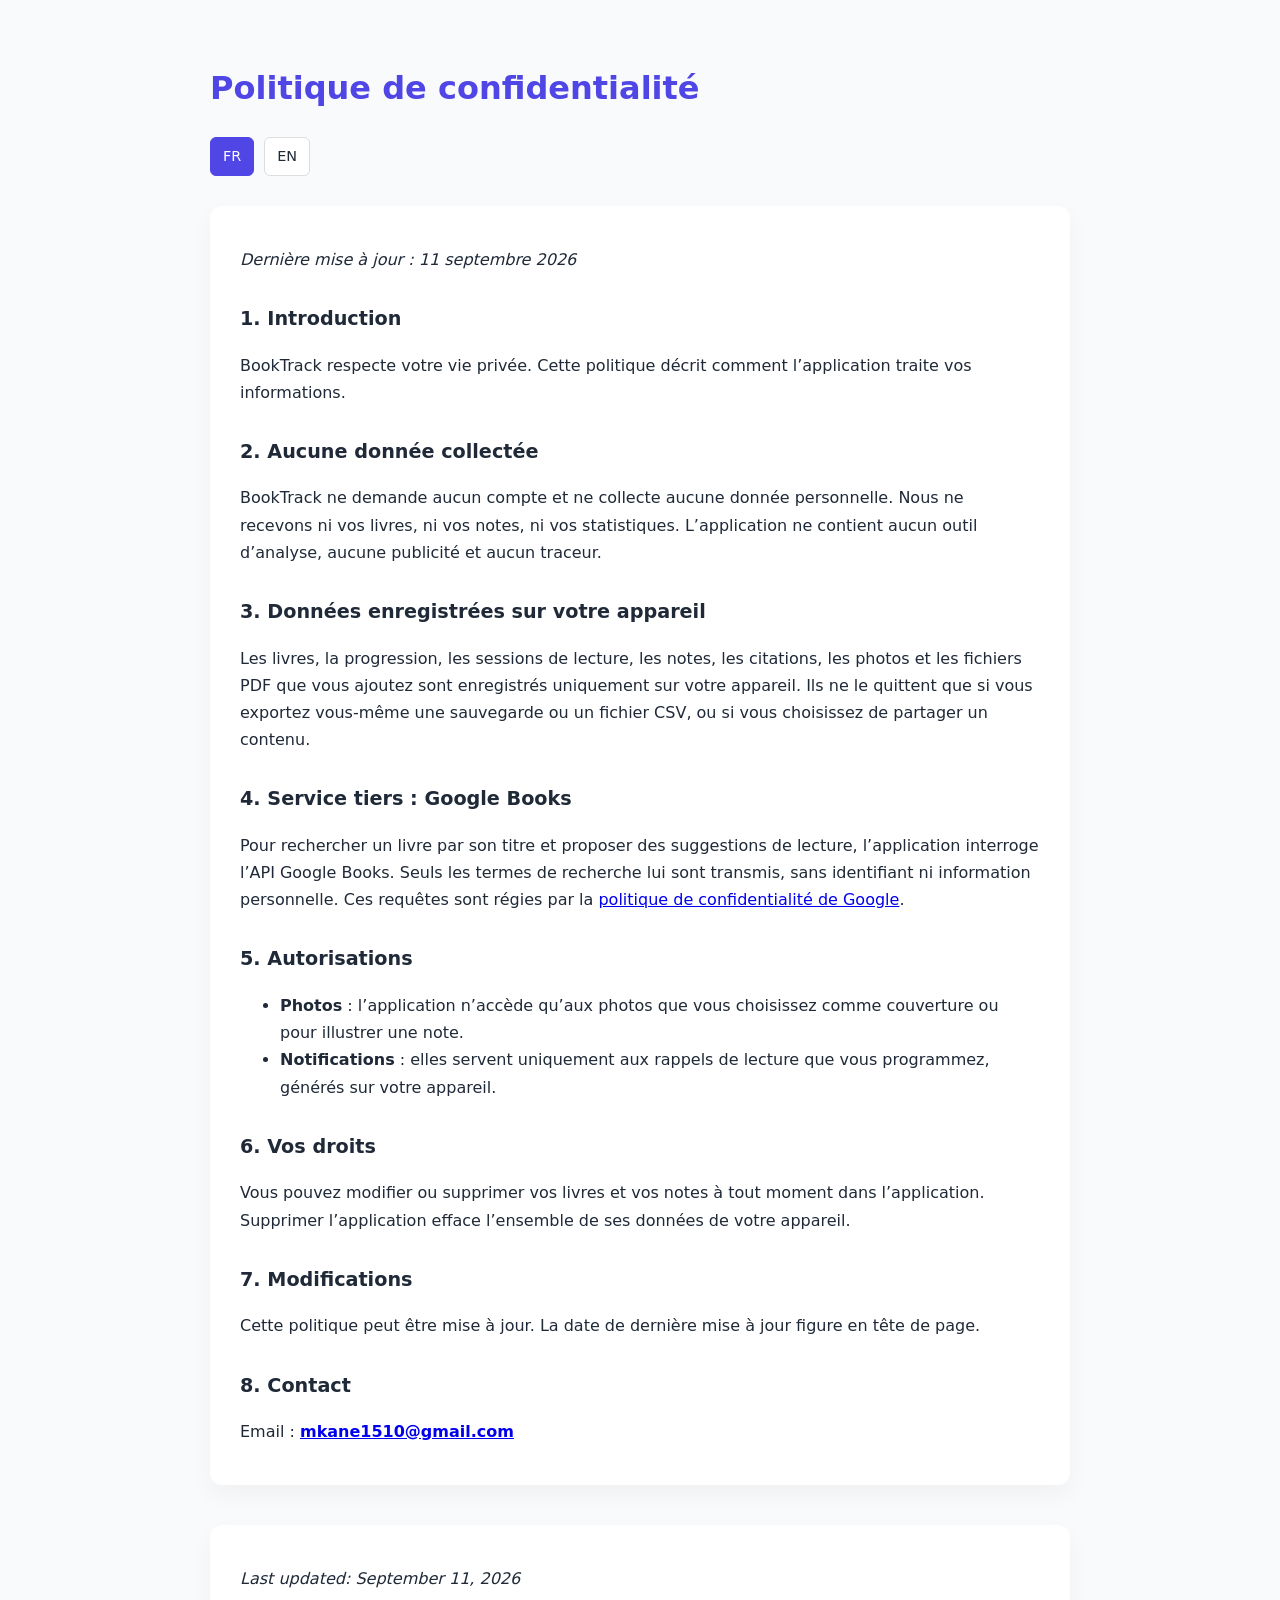
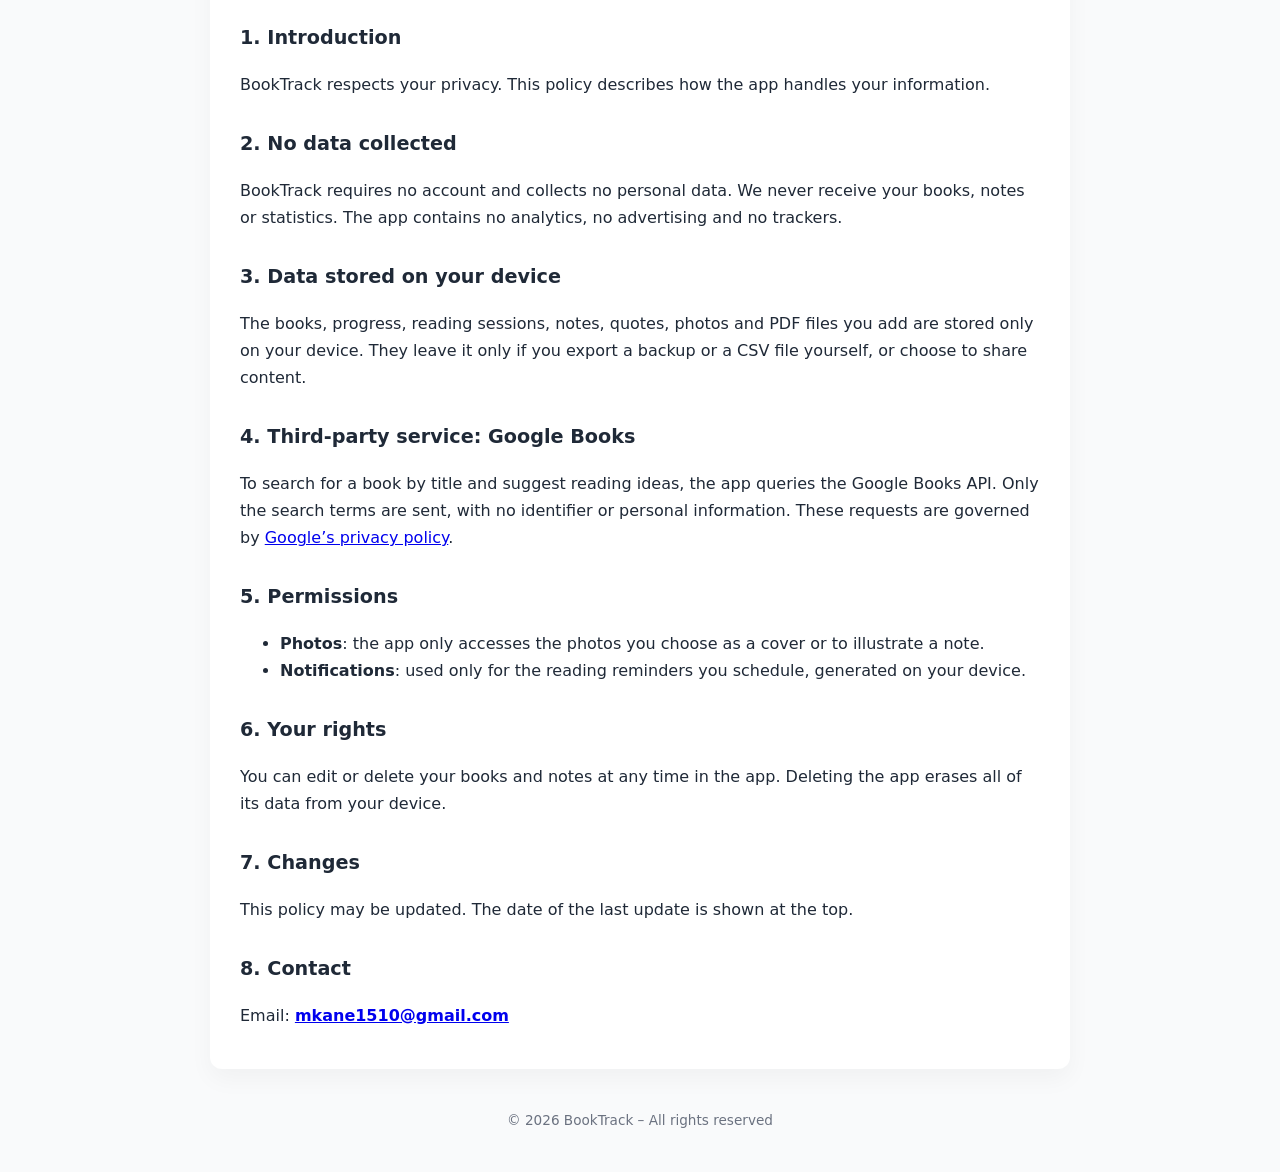
<file: index.html>
<!DOCTYPE html>
<html lang="fr">
<head>
  <meta charset="UTF-8" />
  <meta name="viewport" content="width=device-width, initial-scale=1" />
  <title>Politique de confidentialité – BookTrack</title>
  <link rel="stylesheet" href="style.css">
</head>
<body>

<div class="container">
  <header>
    <h1>Politique de confidentialité</h1>
    <div class="lang-switch">
      <a href="#fr" class="active">FR</a>
      <a href="#en">EN</a>
    </div>
  </header>

  <!-- FR -->
  <section id="fr">
    <p><em>Dernière mise à jour : 11 septembre 2026</em></p>

    <h2>1. Introduction</h2>
    <p>
      BookTrack respecte votre vie privée. Cette politique décrit comment
      l’application traite vos informations.
    </p>

    <h2>2. Aucune donnée collectée</h2>
    <p>
      BookTrack ne demande aucun compte et ne collecte aucune donnée personnelle.
      Nous ne recevons ni vos livres, ni vos notes, ni vos statistiques.
      L’application ne contient aucun outil d’analyse, aucune publicité et aucun traceur.
    </p>

    <h2>3. Données enregistrées sur votre appareil</h2>
    <p>
      Les livres, la progression, les sessions de lecture, les notes, les citations,
      les photos et les fichiers PDF que vous ajoutez sont enregistrés uniquement
      sur votre appareil. Ils ne le quittent que si vous exportez vous-même une
      sauvegarde ou un fichier CSV, ou si vous choisissez de partager un contenu.
    </p>

    <h2>4. Service tiers : Google Books</h2>
    <p>
      Pour rechercher un livre par son titre et proposer des suggestions de lecture,
      l’application interroge l’API Google Books. Seuls les termes de recherche lui
      sont transmis, sans identifiant ni information personnelle. Ces requêtes sont
      régies par la
      <a href="https://policies.google.com/privacy">politique de confidentialité de Google</a>.
    </p>

    <h2>5. Autorisations</h2>
    <ul>
      <li><strong>Photos</strong> : l’application n’accède qu’aux photos que vous
        choisissez comme couverture ou pour illustrer une note.</li>
      <li><strong>Notifications</strong> : elles servent uniquement aux rappels de
        lecture que vous programmez, générés sur votre appareil.</li>
    </ul>

    <h2>6. Vos droits</h2>
    <p>
      Vous pouvez modifier ou supprimer vos livres et vos notes à tout moment dans
      l’application. Supprimer l’application efface l’ensemble de ses données de
      votre appareil.
    </p>

    <h2>7. Modifications</h2>
    <p>
      Cette politique peut être mise à jour. La date de dernière mise à jour figure
      en tête de page.
    </p>

    <h2>8. Contact</h2>
    <p>
      Email : <a href="mailto:mkane1510@gmail.com"><strong>mkane1510@gmail.com</strong></a>
    </p>
  </section>

  <!-- EN -->
  <section id="en" style="margin-top:40px;">
    <p><em>Last updated: September 11, 2026</em></p>

    <h2>1. Introduction</h2>
    <p>
      BookTrack respects your privacy. This policy describes how the app handles
      your information.
    </p>

    <h2>2. No data collected</h2>
    <p>
      BookTrack requires no account and collects no personal data. We never receive
      your books, notes or statistics. The app contains no analytics, no advertising
      and no trackers.
    </p>

    <h2>3. Data stored on your device</h2>
    <p>
      The books, progress, reading sessions, notes, quotes, photos and PDF files you
      add are stored only on your device. They leave it only if you export a backup
      or a CSV file yourself, or choose to share content.
    </p>

    <h2>4. Third-party service: Google Books</h2>
    <p>
      To search for a book by title and suggest reading ideas, the app queries the
      Google Books API. Only the search terms are sent, with no identifier or
      personal information. These requests are governed by
      <a href="https://policies.google.com/privacy">Google’s privacy policy</a>.
    </p>

    <h2>5. Permissions</h2>
    <ul>
      <li><strong>Photos</strong>: the app only accesses the photos you choose as a
        cover or to illustrate a note.</li>
      <li><strong>Notifications</strong>: used only for the reading reminders you
        schedule, generated on your device.</li>
    </ul>

    <h2>6. Your rights</h2>
    <p>
      You can edit or delete your books and notes at any time in the app. Deleting
      the app erases all of its data from your device.
    </p>

    <h2>7. Changes</h2>
    <p>
      This policy may be updated. The date of the last update is shown at the top.
    </p>

    <h2>8. Contact</h2>
    <p>
      Email: <a href="mailto:mkane1510@gmail.com"><strong>mkane1510@gmail.com</strong></a>
    </p>
  </section>

  <footer>
    © 2026 BookTrack – All rights reserved
  </footer>
</div>

</body>
</html>
</file>
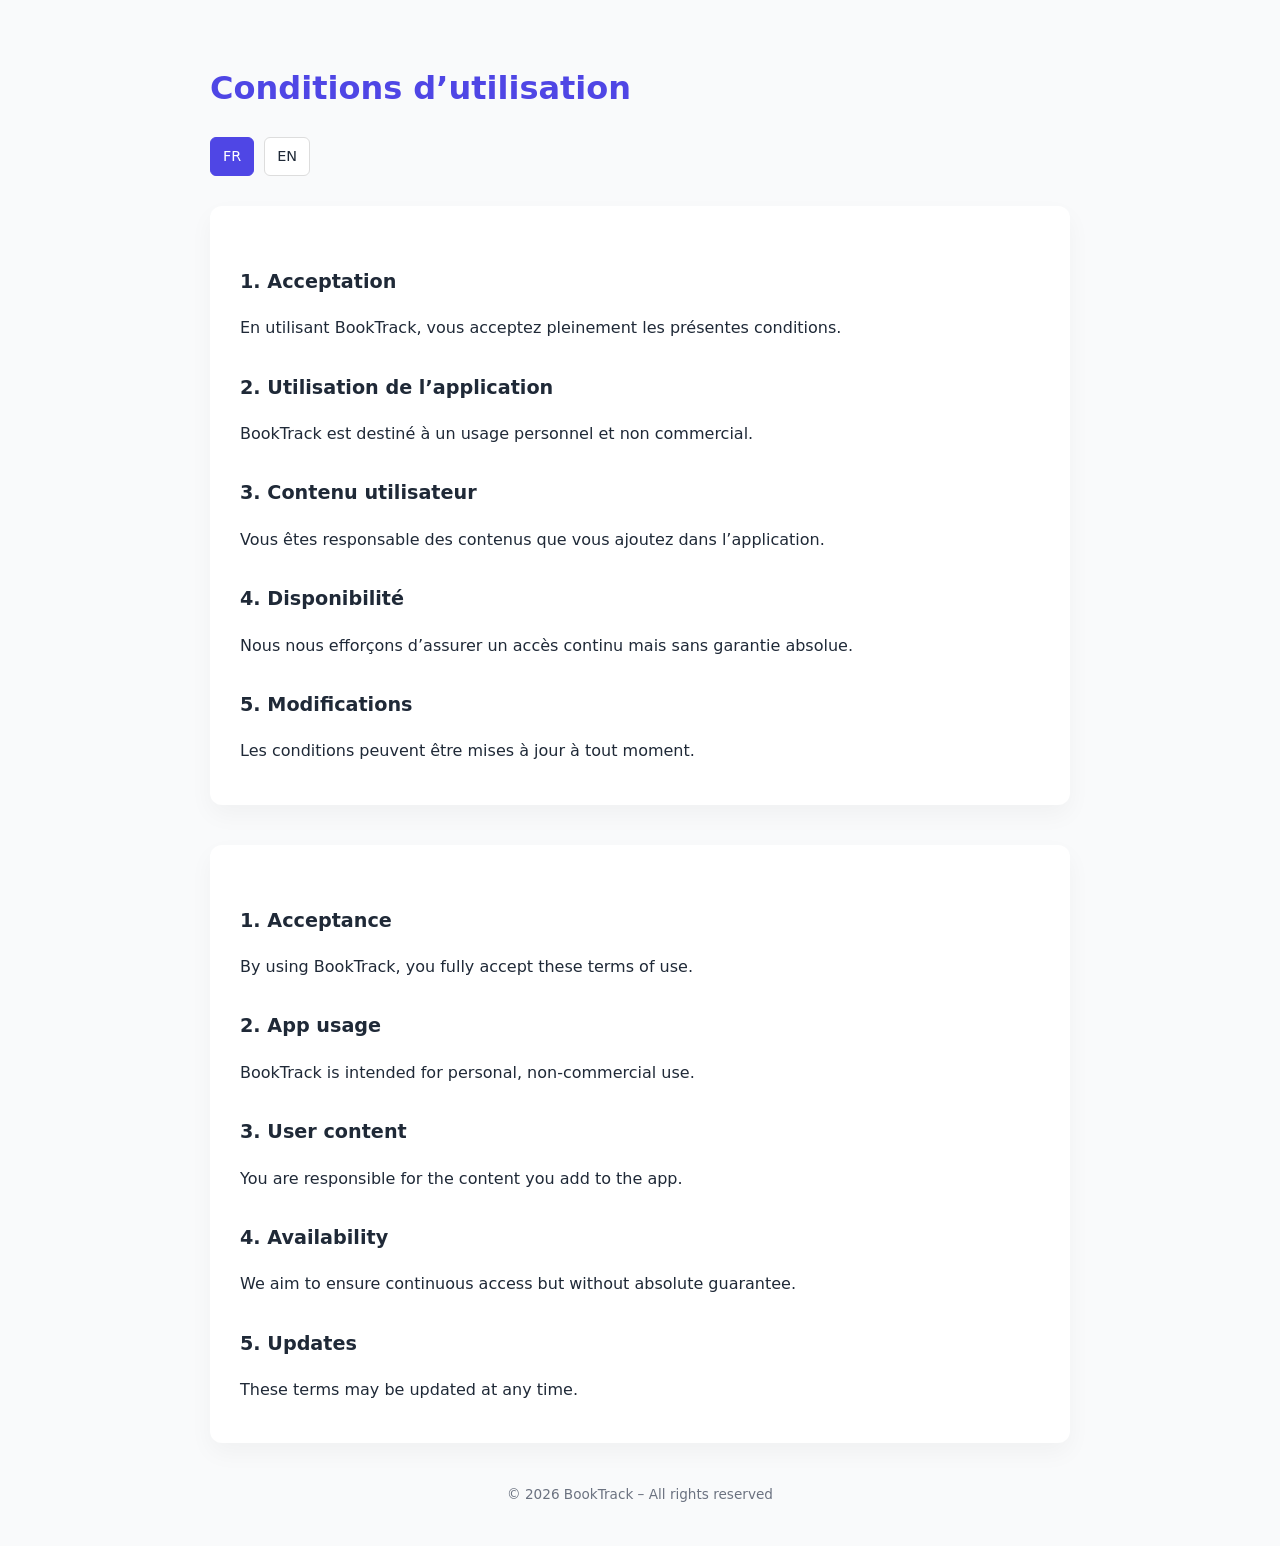
<file: terms/index.html>
<!DOCTYPE html>
<html lang="fr">
<head>
  <meta charset="UTF-8" />
  <title>Conditions d’utilisation – BookTrack</title>
  <link rel="stylesheet" href="../style.css"/>
</head>
<body>

<div class="container">
  <header>
    <h1>Conditions d’utilisation</h1>
    <div class="lang-switch">
      <a href="#fr" class="active">FR</a>
      <a href="#en">EN</a>
    </div>
  </header>

  <!-- FR -->
  <section id="fr">
    <h2>1. Acceptation</h2>
    <p>
      En utilisant BookTrack, vous acceptez pleinement les présentes conditions.
    </p>

    <h2>2. Utilisation de l’application</h2>
    <p>
      BookTrack est destiné à un usage personnel et non commercial.
    </p>

    <h2>3. Contenu utilisateur</h2>
    <p>
      Vous êtes responsable des contenus que vous ajoutez dans l’application.
    </p>

    <h2>4. Disponibilité</h2>
    <p>
      Nous nous efforçons d’assurer un accès continu mais sans garantie absolue.
    </p>

    <h2>5. Modifications</h2>
    <p>
      Les conditions peuvent être mises à jour à tout moment.
    </p>
  </section>

  <!-- EN -->
  <section id="en" style="margin-top:40px;">
    <h2>1. Acceptance</h2>
    <p>
      By using BookTrack, you fully accept these terms of use.
    </p>

    <h2>2. App usage</h2>
    <p>
      BookTrack is intended for personal, non-commercial use.
    </p>

    <h2>3. User content</h2>
    <p>
      You are responsible for the content you add to the app.
    </p>

    <h2>4. Availability</h2>
    <p>
      We aim to ensure continuous access but without absolute guarantee.
    </p>

    <h2>5. Updates</h2>
    <p>
      These terms may be updated at any time.
    </p>
  </section>

  <footer>
    © 2026 BookTrack – All rights reserved
  </footer>
</div>

</body>
</html>
</file>
<file: style.css>
:root {
    --primary: #4f46e5; /* indigo */
    --text: #1f2937;
    --muted: #6b7280;
    --bg: #f9fafb;
    --card: #ffffff;
  }
  
  * {
    box-sizing: border-box;
    font-family: system-ui, -apple-system, BlinkMacSystemFont, sans-serif;
  }
  
  body {
    margin: 0;
    background: var(--bg);
    color: var(--text);
    line-height: 1.7;
  }
  
  .container {
    max-width: 900px;
    margin: auto;
    padding: 40px 20px;
  }
  
  header {
    margin-bottom: 30px;
  }
  
  h1 {
    color: var(--primary);
    font-size: 2rem;
  }
  
  h2 {
    margin-top: 30px;
    font-size: 1.2rem;
  }
  
  p {
    margin: 10px 0;
  }
  
  .lang-switch {
    display: flex;
    gap: 10px;
    margin-bottom: 20px;
  }
  
  .lang-switch a {
    text-decoration: none;
    padding: 6px 12px;
    border-radius: 6px;
    background: var(--card);
    border: 1px solid #ddd;
    color: var(--text);
    font-size: 0.9rem;
  }
  
  .lang-switch a.active {
    background: var(--primary);
    color: white;
    border-color: var(--primary);
  }
  
  section {
    background: var(--card);
    padding: 30px;
    border-radius: 12px;
    box-shadow: 0 10px 25px rgba(0,0,0,0.04);
  }
  
  footer {
    margin-top: 40px;
    font-size: 0.85rem;
    color: var(--muted);
    text-align: center;
  }
</file>
